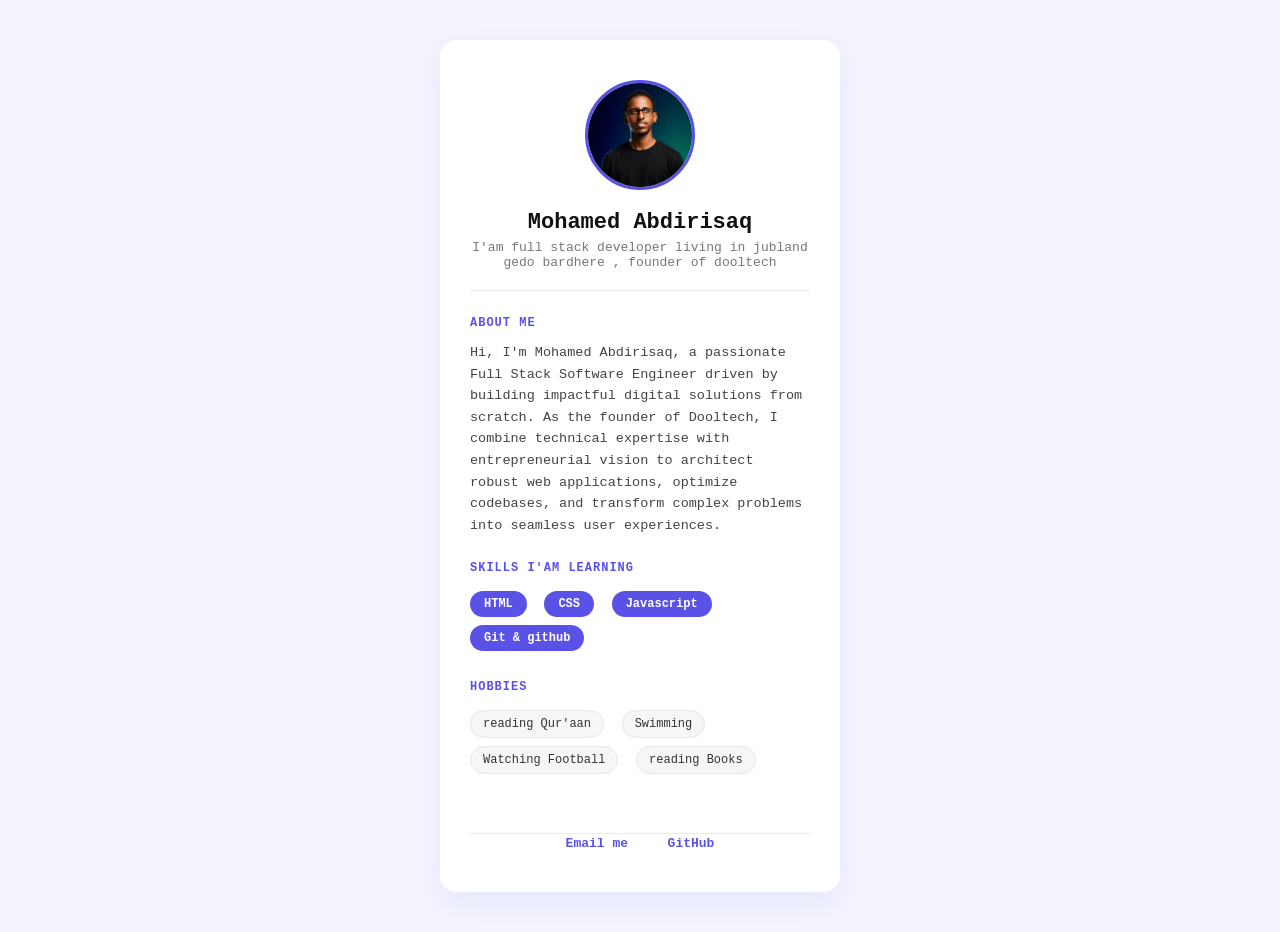
<file: WeekOne/Assignments/index.html>
<!DOCTYPE html>
<html lang="en">
<head>
  <meta charset="UTF-8">
  <meta name="viewport" content="width=device-width, initial-scale=1.0">
  <title>My New CodePen</title>
  <link rel="stylesheet" href="./style.css">
</head>
<body>
    <main class="card" >
      <header class="profile">
        <img src="hero.jpeg" alt="my profile image">
        <h1>Mohamed Abdirisaq</h1>
        <p>I'am full stack developer living in jubland gedo bardhere , founder of dooltech</p>
        <hr>
      </header>
        <section class="about">
          <h2>about me</h2>
          <p>  Hi, I'm Mohamed Abdirisaq, a passionate Full Stack Software Engineer driven by building 
          impactful digital solutions from scratch. As the founder of Dooltech, I combine technical 
          expertise with entrepreneurial vision to architect robust web applications, optimize codebases, 
          and transform complex problems into seamless user experiences.</p>
          
        </section>
      <section class="skills">
        <h2>Skills i'am learning</h2>
        <ul>
          <li>HTML</li>
          <li>CSS</li>
          <li>Javascript</li>
          <li>Git & github</li>
        </ul>
      </section>

      <section class="hobbies">
         <h2>Hobbies</h2>
      <ul>
        <li>reading Qur'aan</li>
        <li>Swimming</li>
        <li>Watching Football</li>
        <li>reading Books</li>
      </ul>
      </section>
    
      <section class="contact">
          <hr>
        <a href="#">Email me</a>
        <a href="#">GitHub</a>
      </section>
    </main>
</body>
</html>
</file>
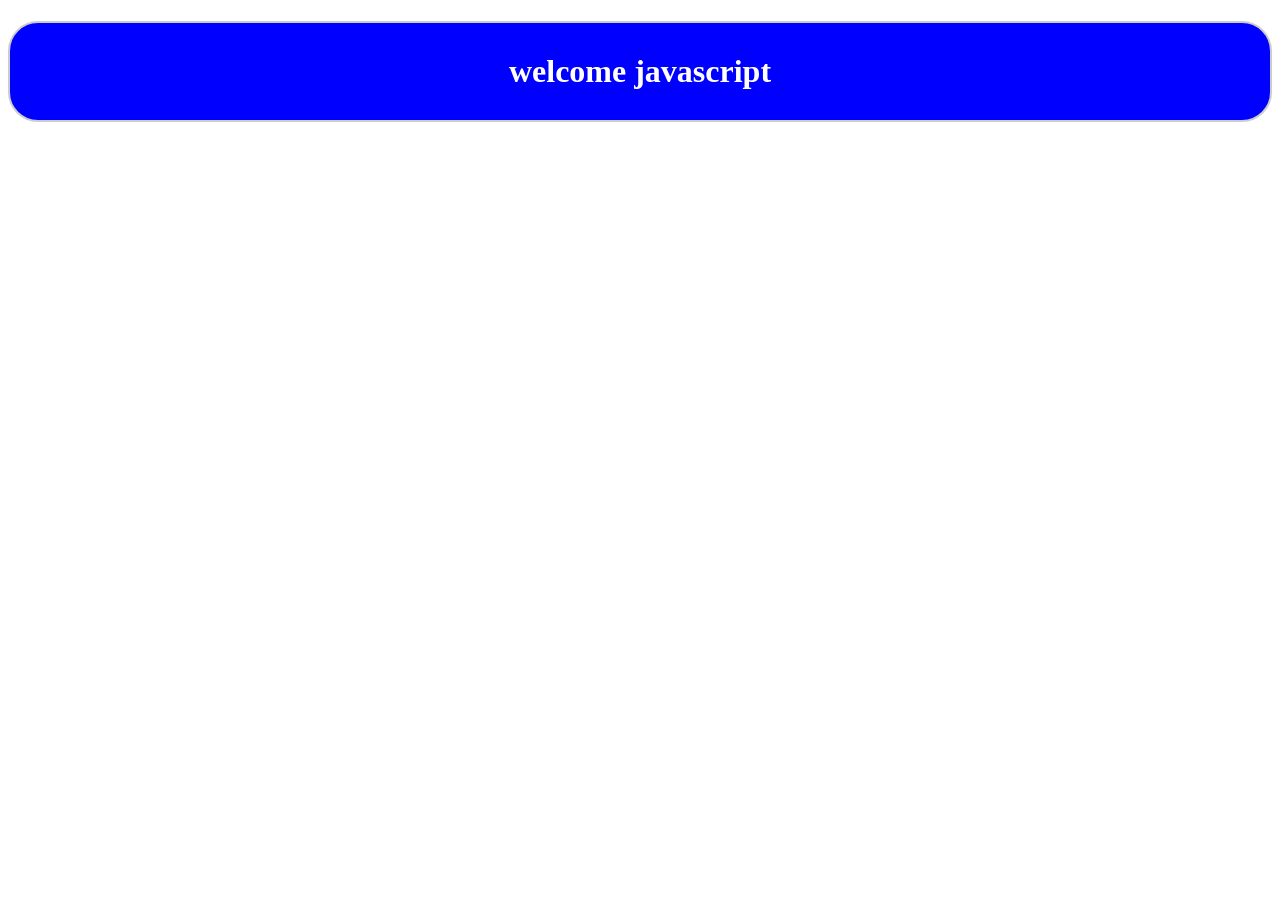
<file: WeekThree/assignment/index.html>
<!DOCTYPE html>
<html lang="en">
<head>
    <meta charset="UTF-8">
    <meta name="viewport" content="width=device-width, initial-scale=1.0">
    <title>Document</title>
</head>
<body>
    <h1 style="background-color: blue;text-align: center;padding: 30px;border-radius: 30px; border: 2px solid #ccc;color: white;">welcome javascript </h1>

    <!-- connect js -->
     <scipt src="script.js"></script>
</body>
</html>
</file>
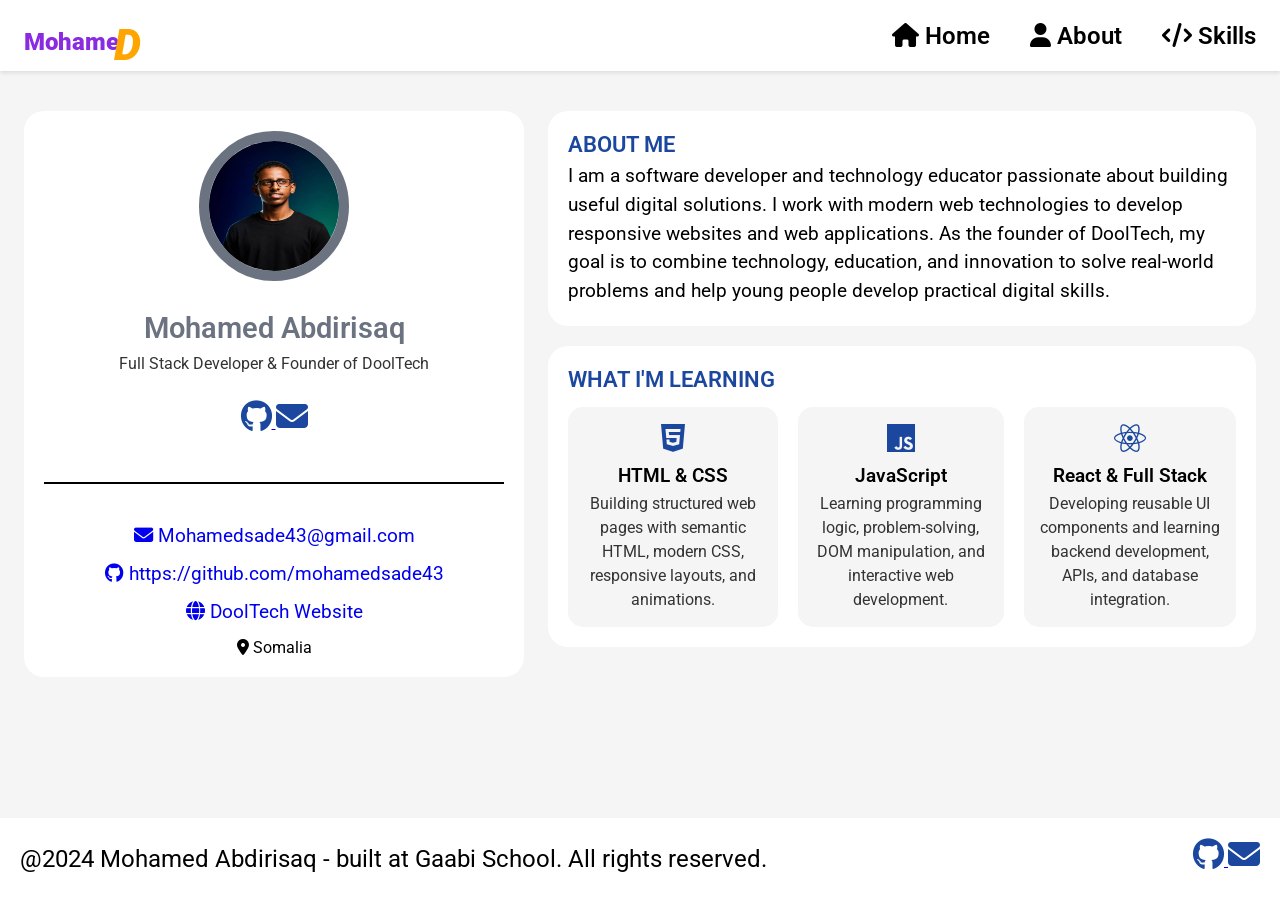
<file: weekTwo/assignment/index.html>
<!DOCTYPE html>
<html lang="en">
<head>
    <meta charset="UTF-8">
    <meta name="viewport" content="width=device-width, initial-scale=1.0">
    <title>Mohamed | Full Stack Developer</title>
    <link rel="stylesheet" href="style.css">
    <!-- Font Awesome -->
    <link
        rel="stylesheet"
        href="https://cdnjs.cloudflare.com/ajax/libs/font-awesome/6.7.2/css/all.min.css"
    >
    <!-- Google Font: Roboto -->
    <link rel="preconnect" href="https://fonts.googleapis.com">
    <link rel="preconnect" href="https://fonts.gstatic.com" crossorigin>
    <link
        href="https://fonts.googleapis.com/css2?family=Roboto:wght@100;300;400;500;700;900&display=swap"
        rel="stylesheet"
    >
</head>
<body>
                    <!-- i use comments as explanation code -->
    <!-- Navigation -->
    <nav class="nav">
        <a href="#" class="logo">Mohame<span>D</span></a>

        <ul class="nav-links">
            <li><a href="#home"><i class="fa-solid fa-house"></i> Home</a></li>
            <li><a href="#about"><i class="fa-solid fa-user"></i> About</a></li>
            <li><a href="#skills"><i class="fa-solid fa-code"></i> Skills</a></li>
            
        </ul>
    </nav>

    <!-- Profile -->
    <div class="profile" id="home">

        <!-- Sidebar -->
        <aside class="sidebar">
            <div class="card">

                <div class="card_header">
                    <img src="hero.jpeg" alt="Mohamed Abdirisaq">

                    <h2>Mohamed Abdirisaq</h2>

                    <p>Full Stack Developer & Founder of DoolTech</p>

                    <div class="social-links">
                        <a href="https://github.com/" aria-label="GitHub">
                            <i class="fa-brands fa-github skill_icon"></i>
                        </a>

                        <a href="mailto:Mohamedsade43@gmail.com" aria-label="Email">
                            <i class="fa-solid fa-envelope skill_icon"></i>
                        </a>
                    </div>
                </div>

                <div class="hr"></div>

                <div class="card_footer" id="contact">
                    <a href="mailto:Mohamedsade43@gmail.com">
                        <i class="fa-solid fa-envelope"></i>
                        Mohamedsade43@gmail.com
                    </a>

                    <a href="https://github.com/" target="_blank" rel="noopener noreferrer">
                        <i class="fa-brands fa-github"></i>
                        https://github.com/mohamedsade43
                    </a>

                    <a href="https://www.dooltech.com/" target="_blank" rel="noopener noreferrer">
                        <i class="fa-solid fa-globe"></i>
                        DoolTech Website
                    </a>

                    <p>
                        <i class="fa-solid fa-location-dot"></i>
                        Somalia
                    </p>
                </div>

            </div>
        </aside>

        <!-- Main Content -->
        <main class="content">

            <!-- About Me -->
            <section class="about_me" id="about">
                <h2> About Me</h2>

                <p>
                    I am a software developer and technology educator passionate
                    about building useful digital solutions. I work with modern
                    web technologies to develop responsive websites and web
                    applications. As the founder of DoolTech, my goal is to
                    combine technology, education, and innovation to solve
                    real-world problems and help young people develop practical
                    digital skills.
                </p>
            </section>

            <!-- Skills -->
            <section class="skills" id="skills">
                <h2> What I'm Learning</h2>

                <div class="card_skills">

                    <div class="card_skill">
                        <a href="https://developer.mozilla.org/en-US/docs/Web/HTML"
                           target="_blank" rel="noopener noreferrer"
                           aria-label="HTML documentation">
                            <i class="fa-brands fa-html5 skill_icon"></i>
                        </a>

                        <h3>HTML & CSS</h3>

                        <p>
                            Building structured web pages with semantic HTML,
                            modern CSS, responsive layouts, and animations.
                        </p>
                    </div>

                    <div class="card_skill">
                        <a href="https://developer.mozilla.org/en-US/docs/Web/JavaScript"
                           target="_blank" rel="noopener noreferrer"
                           aria-label="JavaScript documentation">
                            <i class="fa-brands fa-js skill_icon"></i>
                        </a>

                        <h3>JavaScript</h3>

                        <p>
                            Learning programming logic, problem-solving,
                            DOM manipulation, and interactive web development.
                        </p>
                    </div>

                    <div class="card_skill">
                        <a href="https://react.dev/"
                           target="_blank" rel="noopener noreferrer"
                           aria-label="React documentation">
                            <i class="fa-brands fa-react skill_icon"></i>
                        </a>

                        <h3>React & Full Stack</h3>

                        <p>
                            Developing reusable UI components and learning
                            backend development, APIs, and database integration.
                        </p>
                    </div>

                </div>
            </section>

        </main>
    </div>
    <footer>
          <p> @2024 Mohamed Abdirisaq - built at Gaabi School. All rights reserved.</p>
         <div>
             <a href="https://github.com/" aria-label="GitHub">
                            <i class="fa-brands fa-github skill_icon"></i>
                        </a>

                        <a href="mailto:Mohamedsade43@gmail.com" aria-label="Email">
                            <i class="fa-solid fa-envelope skill_icon"></i>
                        </a>
         </div>
    </footer>
</body>
</html>
</file>
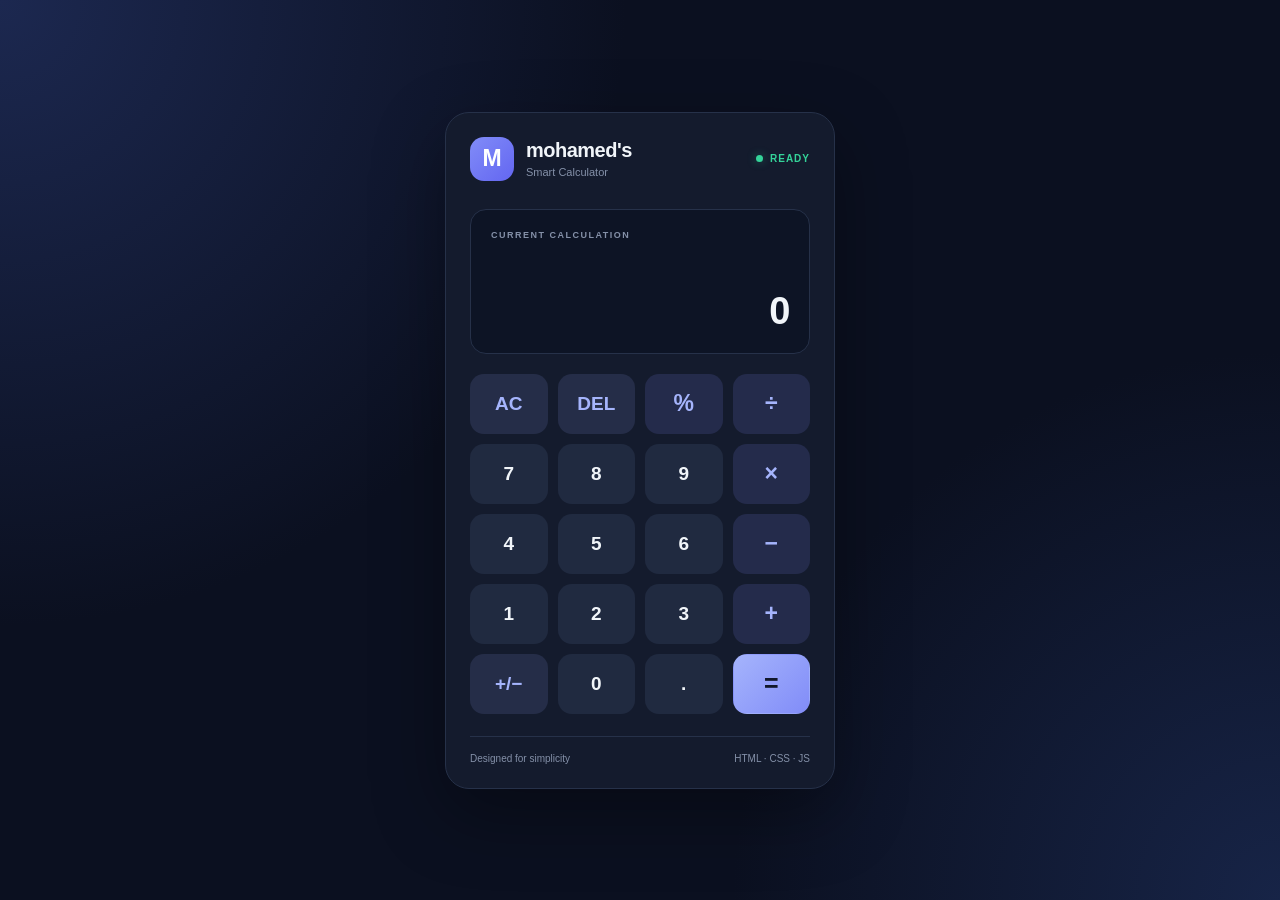
<file: WeekThree/AI_assignment/calculator.html>
<!DOCTYPE html>
<html lang="en">
<head>
    <meta charset="UTF-8">
    <meta name="viewport" content="width=device-width, initial-scale=1.0">

    <title>Nova Calculator</title>

    <link rel="stylesheet" href="style.css">
</head>
<body>

    <main class="calculator">

        <header class="calculator-header">
            <div class="brand">
                <div class="brand-icon">M</div>
                <div>
                    <h1>mohamed's</h1>
                    <p>Smart Calculator</p>
                </div>
            </div>

            <span class="status">
                <span class="status-dot"></span>
                READY
            </span>
        </header>

        <section class="display" aria-label="Calculator display">
            <p class="display-label">CURRENT CALCULATION</p>
            <div class="previous-operand" id="previousOperand"></div>
            <output class="current-operand" id="currentOperand"
                    aria-live="polite">0</output>
        </section>

        <section class="keypad" aria-label="Calculator buttons">

            <button class="key utility" data-action="clear">AC</button>
            <button class="key utility" data-action="delete">DEL</button>
            <button class="key operator" data-operator="%">%</button>
            <button class="key operator" data-operator="÷">÷</button>

            <button class="key" data-number="7">7</button>
            <button class="key" data-number="8">8</button>
            <button class="key" data-number="9">9</button>
            <button class="key operator" data-operator="×">×</button>

            <button class="key" data-number="4">4</button>
            <button class="key" data-number="5">5</button>
            <button class="key" data-number="6">6</button>
            <button class="key operator" data-operator="-">−</button>

            <button class="key" data-number="1">1</button>
            <button class="key" data-number="2">2</button>
            <button class="key" data-number="3">3</button>
            <button class="key operator" data-operator="+">+</button>

            <button class="key utility" data-action="sign">+/−</button>
            <button class="key" data-number="0">0</button>
            <button class="key" data-action="decimal">.</button>
            <button class="key equals" data-action="equals">=</button>

        </section>

        <footer class="calculator-footer">
            <span>Designed for simplicity</span>
            <span>HTML · CSS · JS</span>
        </footer>

    </main>

    <script src="script.js"></script>
</body>
</html>
</file>
<file: WeekOne/Assignments/style.css>
* {
  box-sizing: border-box;
  margin: 0;
  padding: 0;
}

body {
  font-family: ui-monospace, SFMono-Regular, SF Mono, Menlo, Monaco, Consolas, "Liberation Mono", "Courier New", monospace;
  background-color: #f3f4fd;
  color: #333333;
  text-align: center;
  padding: 40px 20px;
}

.card {
  background-color: #ffffff;
  width: 100%;
  max-width: 400px;
  margin: 0 auto;
  border-radius: 16px;
  padding: 40px 30px;
  box-shadow: 0 10px 30px rgba(157, 163, 241, 0.15);
  text-align: left;
}

.profile {
  text-align: center;
  margin-bottom: 25px;
}

.profile img {
  width: 110px;
  height: 110px;
  border-radius: 50%;
  border: 3px solid #5a52e6;
  display: inline-block;
  object-fit: cover;
  margin-bottom: 15px;
}

.profile h1 {
  font-size: 22px;
  font-weight: 700;
  color: #111111;
  margin-bottom: 5px;
}

.profile p {
  font-size: 13px;
  color: #777777;
  margin-bottom: 20px;
}

hr {
  border: 0;
  border-top: 1px solid #eaeaea;
  margin: 0;
}

section {
  margin-top: 25px;
}

section h2 {
  font-size: 12px;
  font-weight: 700;
  text-transform: uppercase;
  letter-spacing: 1px;
  color: #5a52e6;
  margin-bottom: 12px;
}

.about p {
  font-size: 13.5px;
  line-height: 1.6;
  color: #444444;
}

.skills ul, 
.hobbies ul {
  list-style: none;
  padding: 0;
  margin: 0 -4px;
}

.skills li, 
.hobbies li {
  display: inline-block;
  font-size: 12px;
  margin: 4px;
  vertical-align: middle;
}

.skills li {
  background-color: #5a52e6;
  color: #ffffff;
  padding: 6px 14px;
  border-radius: 20px;
  font-weight: 600;
}

.hobbies li {
  background-color: #f6f6f6;
  color: #333333;
  padding: 6px 12px;
  border-radius: 20px;
  border: 1px solid #e8e8e8;
}

.contact {
  text-align: center;
  margin-top: 35px;
  padding-top: 20px;
}

.contact a {
  display: inline-block;
  font-size: 13px;
  color: #5a52e6;
  text-decoration: none;
  font-weight: 600;
  margin: 0 15px;
}

.contact a:hover {
  text-decoration: underline;
}
</file>
<file: weekTwo/assignment/style.css>
*{
    margin: 0;
    padding: 0;
    box-sizing: border-box;
}

body {
    font-family: 'Roboto', sans-serif;
    background-color: #f5f5f5;
    width: 100%;
    min-height: 100vh;
}

.nav{
   background-color: #fff;
    display: flex;
    align-items: center;
    justify-content: space-between;
    padding: 10px 24px;
    box-shadow: 0 2px 4px rgba(0, 0, 0, 0.1);
}
.logo{
    color: blueviolet;
    font-size: 1.5rem;
    text-decoration: none;
    font-weight: 900;
    
}
.logo span{
    color: orange;
    position: relative;
    left: -5px;
    bottom: -10px;
    font-size: 2.7rem;
    font-style: italic;
}

.nav-links{
    display: flex;
    justify-content: center;
    align-items: center;
    gap: 40px;
}

.nav-links li{
    list-style: none;
    transition: transform 1s ease;
}
.nav-links li:hover{
    transform: translateY(-5px);
    color: #999;
}
.nav-links li a{
    color: #000;
    font-size: 1.5rem;
    text-decoration: none;
    font-weight: 600;
}


.profile {
    display: grid;
    grid-template-columns: 500px minmax(0, 1fr);
    gap: 24px;
    margin: 40px 24px;
    align-items: start;
}

.sidebar{
    display: flex;
    flex-direction: column;
    background-color: #fff;
    padding: 20px;
    border-radius: 20px;
    

}
.card{
    display: flex;
    flex-direction: column;
    align-items: center;
    justify-content: center;
    
}
.card_header{
    display: flex;
    flex-direction: column;
    align-items: center;
    justify-content: center;
    gap: 5px;
    
    
}

.card_header img{
    width: 150px;
    height: 150px;
    border-radius: 50%;
    border: 10px solid #6b7280;
    margin: 0 0 25px 0;
    /* same as */
    /* margin-bottom: 30px; */
}
.card_header h2{
    color: #6b7280;
    font-size: 1.8rem;
    font-weight: 600;
    margin-bottom: 4px;
}

.card_header p{
    color: #333;
    font-size: 1rem;
    font-weight: 400;
    line-height: 1.3;
}
.social-links{
    margin-top: 20px;
}
.hr{
    margin: 40px 0;
    width: 100%;
    height: 2px;
    background-color: #000;
}

.card_footer{
    display: flex;
    flex-direction: column;
    gap: 15px;
    justify-content: center;
    align-items: center;
    /* margin-bottom: 20px; */
}
.card_footer a{
    font-size: 1.2rem;
    text-decoration: none;
}
.content{
    display: flex;
    flex-direction: column;
    
    gap: 20px;
    
}
section{
    padding: 20px;
    border-radius: 20px;
    background-color: #fff;
}

.about_me h2{
    color: #1b479e;
    font-size: 1.4rem;
    font-weight: 600;
    margin-bottom: 5px;
    text-transform: uppercase;
}

.about_me p{
    color: #000;
    line-height: 1.5;
    font-size: 1.2rem;
}

.skills h2{
    color: #1b479e;
    font-size: 1.4rem;
    font-weight: 600;
    margin-bottom: 15px;
    text-transform: uppercase;
}
.card_skills{
    display: flex;
    justify-content: space-between;
    align-items: center;
    gap: 20px;

}
.card_skill{
    background-color: #f5f5f5;
    padding: 15px;
    border-radius: 15px;
    text-align: center;
    
    /* same as but profesional*/
    /* display: flex;
    flex-direction: column;
    justify-content: center;
    align-items: center;
    gap: 15px; */
}

.skill_icon{
    font-size: 2rem;
    color: #1b479e;
    margin-bottom: 10px;
}
.card_skill h3{
    font-size: 1.2rem;
    font-weight: 600;
    color: #000;
    margin-bottom: 5px;
}

.card_skill p{
    font-size: 1rem;
    color: #333;
    line-height: 1.5;
}

footer{
    background-color: #fff;
    padding: 20px;
    display: flex;
    justify-content: space-between;
    align-items: center;
    gap: 25px;
    position: absolute;
    bottom: 0;
    width: 100%;
}
footer p{
    color: #000;
    font-size: 1.5rem;
    font-weight: 400;
}


/* Mobile Responsive */
@media (max-width: 600px) {

    /* Hide navigation links */
    .nav-links {
        display: none;
    }

    .nav {
        padding: 10px 15px;
    }

    /* Stack sidebar and content */
    .profile {
        display: flex;
        flex-direction: column;
        gap: 12px;
        margin: 15px 10px;
    }

    .sidebar,
    .content {
        width: 100%;
        min-width: 0;
    }

    /* Profile card */
    .sidebar {
        padding: 20px 15px;
        border-radius: 12px;
    }

    .card_header img {
        width: 110px;
        height: 110px;
        border-width: 4px;
        margin-bottom: 8px;
    }

    .card_header h2 {
        font-size: 1.3rem;
        text-align: center;
    }

    .card_header p {
        font-size: 0.9rem;
    }

    .hr {
        margin: 20px 0;
    }

    .card_footer a {
        font-size: 0.9rem;
    }

    /* About and skills */
    section {
        padding: 18px 15px;
        border-radius: 12px;
    }

    .about_me h2,
    .skills h2 {
        font-size: 1rem;
        text-align: center;
    }

    .about_me p {
        font-size: 0.9rem;
        line-height: 1.6;
    }

    /* One skill card per row */
    .card_skills {
        display: flex;
        flex-direction: column;
        align-items: stretch;
        gap: 12px;
    }

    .card_skill {
        width: 100%;
        flex: auto;
        padding: 18px 12px;
    }

    .card_skill h3 {
        font-size: 1rem;
    }

    .card_skill p {
        font-size: 0.85rem;
    }

    /* Footer */
    footer {
        position: static;
        flex-direction: column;
        text-align: center;
        gap: 12px;
    }

    footer p {
        font-size: 0.9rem;
    }
}
</file>
<file: WeekThree/AI_assignment/style.css>
/* =========================
   1. RESET AND VARIABLES
========================= */

:root {
    --background: #0b1020;
    --calculator: #141b2d;
    --display: #0d1425;
    --border: #263149;
    --text: #f1f5f9;
    --muted: #8490a8;
    --button: #202a40;
    --button-hover: #2d3952;
    --primary: #818cf8;
    --primary-light: #a5b4fc;
    --success: #34d399;
}

* {
    margin: 0;
    padding: 0;
    box-sizing: border-box;
}

body {
    min-height: 100vh;
    display: flex;
    align-items: center;
    justify-content: center;
    padding: 24px;

    font-family: Arial, Helvetica, sans-serif;
    color: var(--text);

    background:
        radial-gradient(
            circle at top left,
            #1c2850 0,
            transparent 40%
        ),
        radial-gradient(
            circle at bottom right,
            #172447 0,
            transparent 35%
        ),
        var(--background);
}

/* =========================
   2. CALCULATOR CONTAINER
========================= */

.calculator {
    width: 100%;
    max-width: 390px;
    padding: 24px;

    background: var(--calculator);
    border: 1px solid var(--border);
    border-radius: 24px;

    box-shadow: 0 25px 70px rgba(0, 0, 0, 0.35);
}

/* =========================
   3. HEADER
========================= */

.calculator-header {
    display: flex;
    align-items: center;
    justify-content: space-between;
    gap: 12px;
    margin-bottom: 28px;
}

.brand {
    display: flex;
    align-items: center;
    gap: 12px;
}

.brand-icon {
    width: 44px;
    height: 44px;
    display: grid;
    place-items: center;

    border-radius: 14px;
    background: linear-gradient(
        135deg,
        #818cf8,
        #6366f1
    );

    color: white;
    font-size: 23px;
    font-weight: 800;
}

.brand h1 {
    font-size: 20px;
    letter-spacing: -0.5px;
}

.brand p {
    margin-top: 4px;
    color: var(--muted);
    font-size: 11px;
}

.status {
    display: flex;
    align-items: center;
    gap: 7px;

    color: var(--success);
    font-size: 10px;
    font-weight: 700;
    letter-spacing: 1px;
}

.status-dot {
    width: 7px;
    height: 7px;
    border-radius: 50%;
    background: var(--success);
    box-shadow: 0 0 10px rgba(52, 211, 153, 0.4);
}

/* =========================
   4. DISPLAY
========================= */

.display {
    min-height: 145px;
    display: flex;
    flex-direction: column;
    justify-content: flex-end;
    align-items: flex-end;

    padding: 20px;
    margin-bottom: 20px;

    background: var(--display);
    border: 1px solid var(--border);
    border-radius: 16px;

    overflow: hidden;
}

.display-label {
    align-self: flex-start;
    margin-bottom: auto;

    color: var(--muted);
    font-size: 9px;
    font-weight: 700;
    letter-spacing: 1.5px;
}

.previous-operand {
    min-height: 25px;
    width: 100%;
    margin-top: 12px;

    color: var(--muted);
    font-size: 16px;
    text-align: right;

    overflow-wrap: anywhere;
}

.current-operand {
    width: 100%;
    margin-top: 8px;

    color: var(--text);
    font-size: clamp(30px, 8vw, 38px);
    font-weight: 600;
    letter-spacing: -1.5px;
    text-align: right;

    overflow-wrap: anywhere;
}

/* =========================
   5. KEYPAD
========================= */

.keypad {
    display: grid;
    grid-template-columns: repeat(4, minmax(0, 1fr));
    gap: 10px;
}

.key {
    min-width: 0;
    height: 60px;

    border: 1px solid transparent;
    border-radius: 14px;

    background: var(--button);
    color: var(--text);

    font-family: inherit;
    font-size: 19px;
    font-weight: 600;

    cursor: pointer;

    transition:
        background 0.2s ease,
        transform 0.15s ease,
        border-color 0.2s ease;
}

.key:hover {
    background: var(--button-hover);
    border-color: #3a4865;
}

.key:active {
    transform: scale(0.94);
}

.key:focus-visible {
    outline: 2px solid var(--primary-light);
    outline-offset: 3px;
}

/* Special buttons */

.utility {
    color: var(--primary-light);
    background: #252d48;
}

.utility:hover {
    background: #333e61;
}

.operator {
    color: var(--primary-light);
    background: #242b4b;
    font-size: 23px;
}

.operator:hover {
    background: #333d68;
}

/* Equals button */

.equals {
    color: #11172b;
    background: linear-gradient(
        135deg,
        var(--primary-light),
        var(--primary)
    );

    font-size: 25px;
}

.equals:hover {
    background: #c0c7ff;
}

/* =========================
   6. FOOTER
========================= */

.calculator-footer {
    display: flex;
    align-items: center;
    justify-content: space-between;
    gap: 10px;

    margin-top: 22px;
    padding-top: 16px;

    border-top: 1px solid var(--border);

    color: var(--muted);
    font-size: 10px;
}

/* =========================
   7. RESPONSIVE DESIGN
========================= */

@media (max-width: 420px) {
    body {
        padding: 14px;
    }

    .calculator {
        padding: 18px;
        border-radius: 20px;
    }

    .keypad {
        gap: 8px;
    }

    .key {
        height: 56px;
        border-radius: 12px;
        font-size: 17px;
    }

    .display {
        padding: 16px;
    }

    .calculator-header {
        margin-bottom: 22px;
    }
}

@media (max-height: 650px) {
    body {
        align-items: flex-start;
    }

    .calculator {
        margin: auto 0;
    }

    .key {
        height: 48px;
    }

    .display {
        min-height: 115px;
    }
}
</file>
